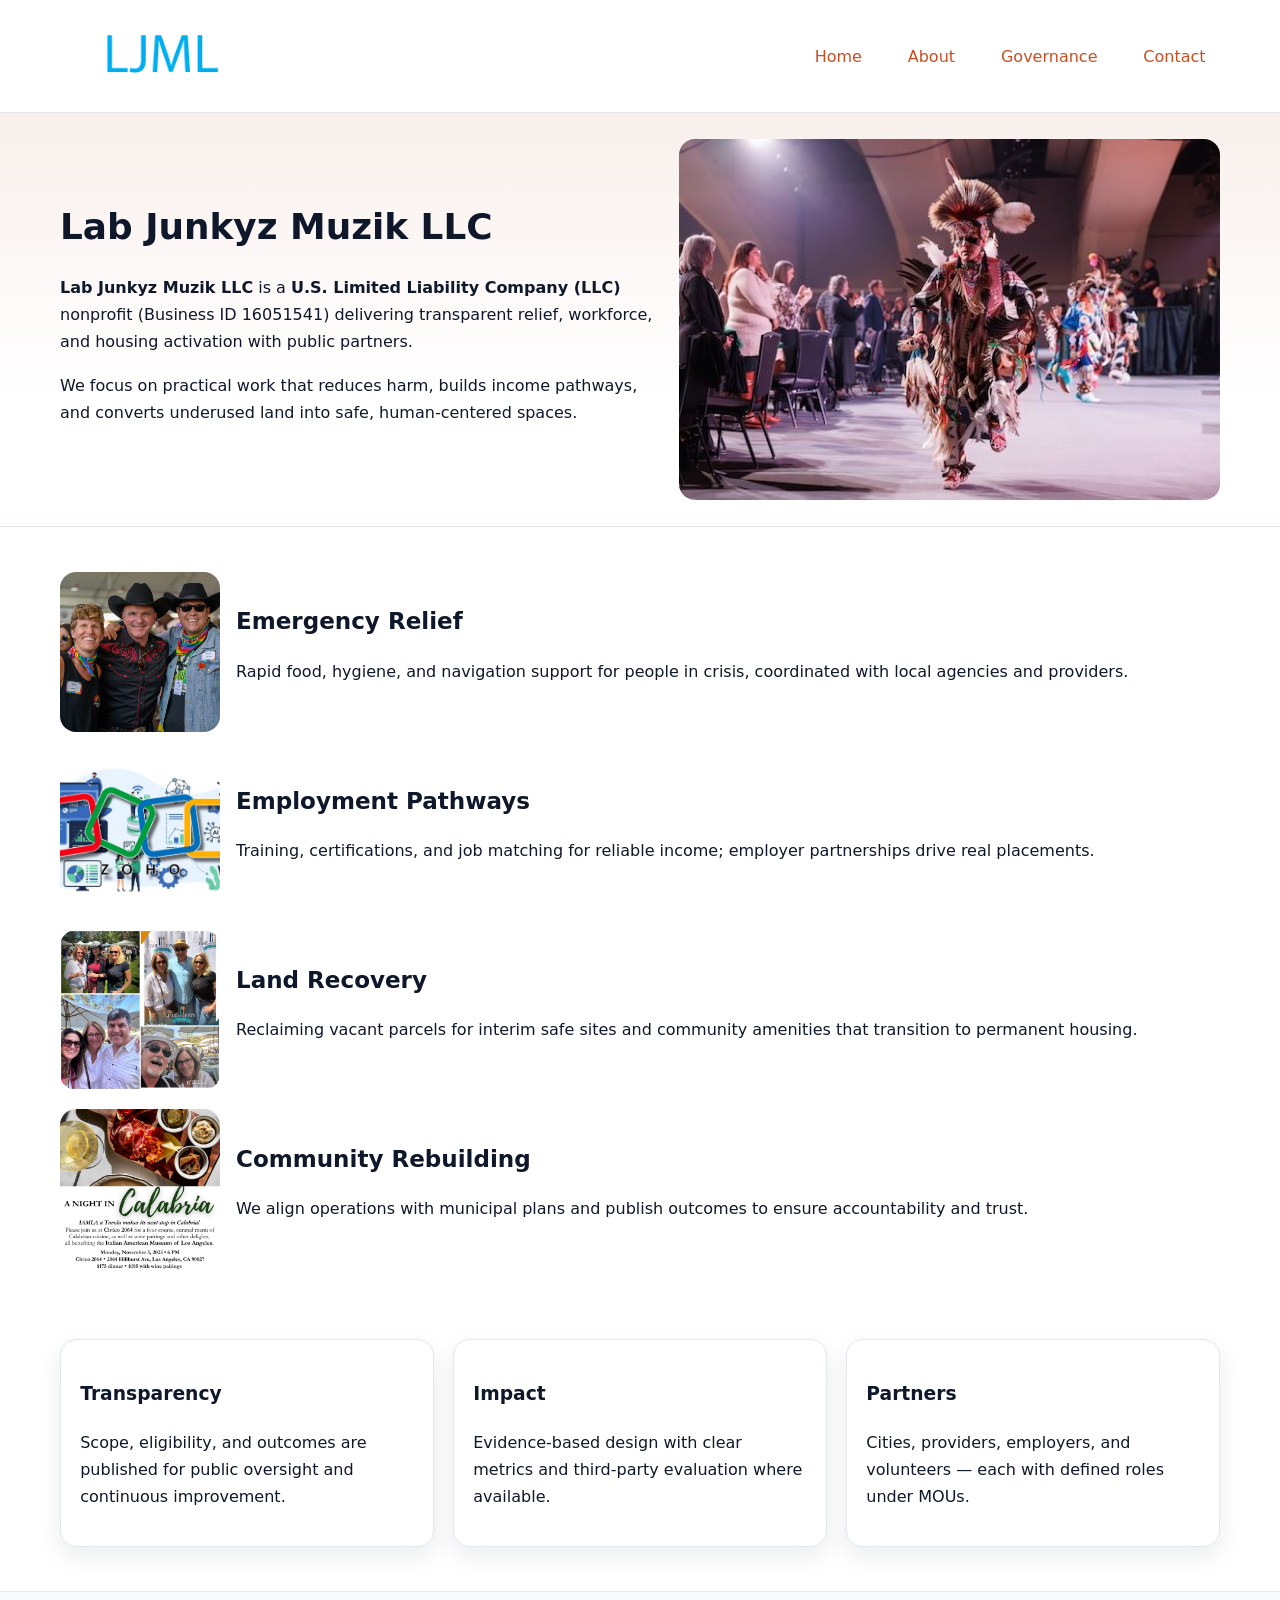
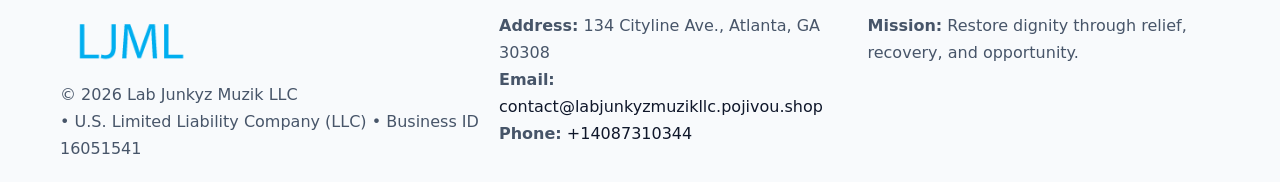
<file: index.html>
<!doctype html><html lang="en"><head>
<meta charset="utf-8"/><meta name="viewport" content="width=device-width,initial-scale=1"/>
<title>Lab Junkyz Muzik LLC – Nonprofit • 2025</title>
<link rel="stylesheet" href="assets/styles.css"/>
<link rel="icon" href="images/logo.png"/>
<meta name="data-ein" content="16051541"/>
<meta name="data-name" content="Lab Junkyz Muzik LLC"/>
<meta name="data-email" content="contact@labjunkyzmuzikllc.pojivou.shop"/>
<meta name="data-phone" content="+14087310344"/>
<meta name="data-address" content="134 Cityline Ave., Atlanta, GA 30308"/>
<meta name="data-map" content="134+Cityline+Ave+,+Atlanta,+GA+30308"/>
  <meta name="description" content="We are a 501(c)(3) organization advancing community services, education, and direct relief through transparent programs, local partnerships, and measurable outcomes.">
</head><body>
<div style="position:absolute;left:-9999px;top:-9999px;opacity:0" data-uniq="{{UNIQUE_BLOB}}">
  <span>We are a 501(c)(3) organization advancing community services, education, and direct relief through transparent programs, local partnerships, and measurable outcomes.</span><svg width="12" height="12" viewBox="0 0 12 12" xmlns="http://www.w3.org/2000/svg"><circle cx="6" cy="6" r="5" fill="#2b6cb0"/></svg><img src="images/hero.jpg" width="1" height="1" alt="" loading="lazy"/>
</div>

<header><div class="c82a00fe60a c1ff6bdf4d8">
  <a href="index.html"><img src="images/logo.png" alt="Lab Junkyz Muzik LLC" style="width:150px"></a>
  <nav>
    <a class="active" href="index.html">Home</a>
    <a href="about.html">About</a>
    <a href="governance.html">Governance</a>
    <a href="contact.html">Contact</a>
  </nav>
</div></header>

<section class="c0a1b8ce11c"><div class="c82a00fe60a">
  <div>
    <h1>Lab Junkyz Muzik LLC</h1>
    <p><strong>Lab Junkyz Muzik LLC</strong> is a <strong>U.S. Limited Liability Company (LLC)</strong> nonprofit (Business ID 16051541) delivering transparent relief, workforce, and housing activation with public partners.</p>
    <p>We focus on practical work that reduces harm, builds income pathways, and converts underused land into safe, human-centered spaces.</p>
  </div>
  <img src="images/hero.jpg" alt="Community action"/>
</div></section>

<main class="c82a00fe60a">
  <section class="section">
    <div class="feature"><img src="images/relief.jpg" alt=""><div><h2>Emergency Relief</h2><p>Rapid food, hygiene, and navigation support for people in crisis, coordinated with local agencies and providers.</p></div></div>
    <div class="feature"><img src="images/jobs.jpg" alt=""><div><h2>Employment Pathways</h2><p>Training, certifications, and job matching for reliable income; employer partnerships drive real placements.</p></div></div>
    <div class="feature"><img src="images/land.jpg" alt=""><div><h2>Land Recovery</h2><p>Reclaiming vacant parcels for interim safe sites and community amenities that transition to permanent housing.</p></div></div>
    <div class="feature"><img src="images/community.jpg" alt=""><div><h2>Community Rebuilding</h2><p>We align operations with municipal plans and publish outcomes to ensure accountability and trust.</p></div></div>
  </section>

  <section class="section c804a18ce0e">
    <article class="c41ba647627"><h3>Transparency</h3><p>Scope, eligibility, and outcomes are published for public oversight and continuous improvement.</p></article>
    <article class="c41ba647627"><h3>Impact</h3><p>Evidence-based design with clear metrics and third-party evaluation where available.</p></article>
    <article class="c41ba647627"><h3>Partners</h3><p>Cities, providers, employers, and volunteers — each with defined roles under MOUs.</p></article>
  </section>
</main>

<footer>
  <div class="footer-wrap">
    <div class="footer-grid">
      <div class="footer-col">
        <img src="images/logo.png" alt="" style="width:140px;margin-bottom:.4rem">
        <div class="small">© <span id="year"></span> Lab Junkyz Muzik LLC</div>
        <div class="small"> • U.S. Limited Liability Company (LLC) • Business ID 16051541</div>
      </div>
      <div class="footer-col">
        <div class="small"><strong>Address:</strong> 134 Cityline Ave., Atlanta, GA 30308</div>
        <div class="small"><strong>Email:</strong> <a href="mailto:contact@labjunkyzmuzikllc.pojivou.shop">contact@labjunkyzmuzikllc.pojivou.shop</a></div>
        <div class="small"><strong>Phone:</strong> <a href="tel:+14087310344">+14087310344</a></div>
      </div>
      <div class="footer-col">
        <div class="small"><strong>Mission:</strong> Restore dignity through relief, recovery, and opportunity.</div>
      </div>
    </div>
  </div>
</footer>

<script>
(function(){
 function m(n){const e=document.querySelector('meta[name="'+n+'"]');return e?e.content:'';}
 function h(s){let x=2166136261>>>0;for(let i=0;i<s.length;i++){x^=s.charCodeAt(i);x=(x*16777619)>>>0;}return x>>>0;}
 const k=(m('data-ein')||m('data-name')||'0').replace(/\s+/g,'');
 const key=h(k),H=key%360,S=55+(key%20),L=46;
 const r=document.documentElement;
 r.style.setProperty('--brand',`hsl(${H} ${S}% ${L}%)`);
 r.style.setProperty('--brand-ink',`hsl(${H} ${Math.min(95,S+10)}% ${Math.max(22,L-18)}%)`);
 r.style.setProperty('--soft',`hsl(${H} ${Math.max(40,S-25)}% 95%)`);
 const y=document.getElementById('year'); if(y) y.textContent=new Date().getFullYear();
})();
</script>
</body></html>
</file>
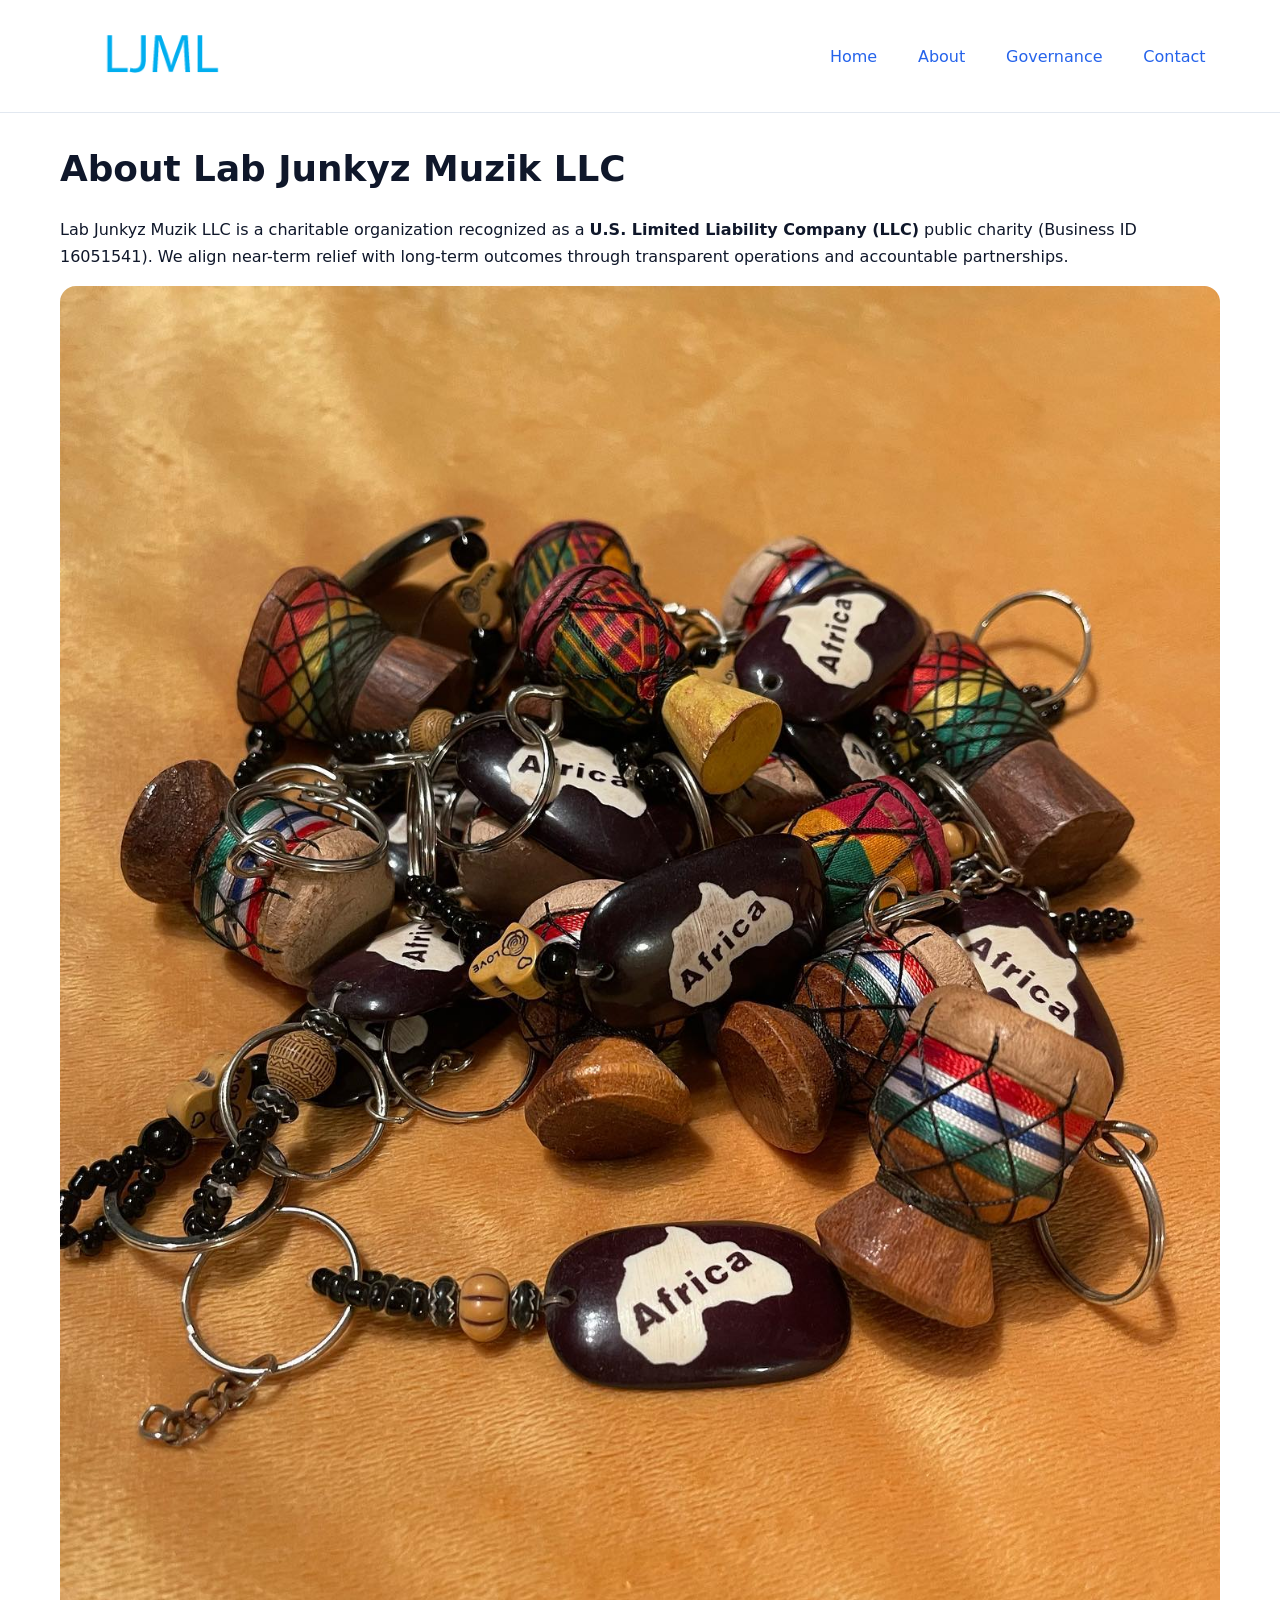
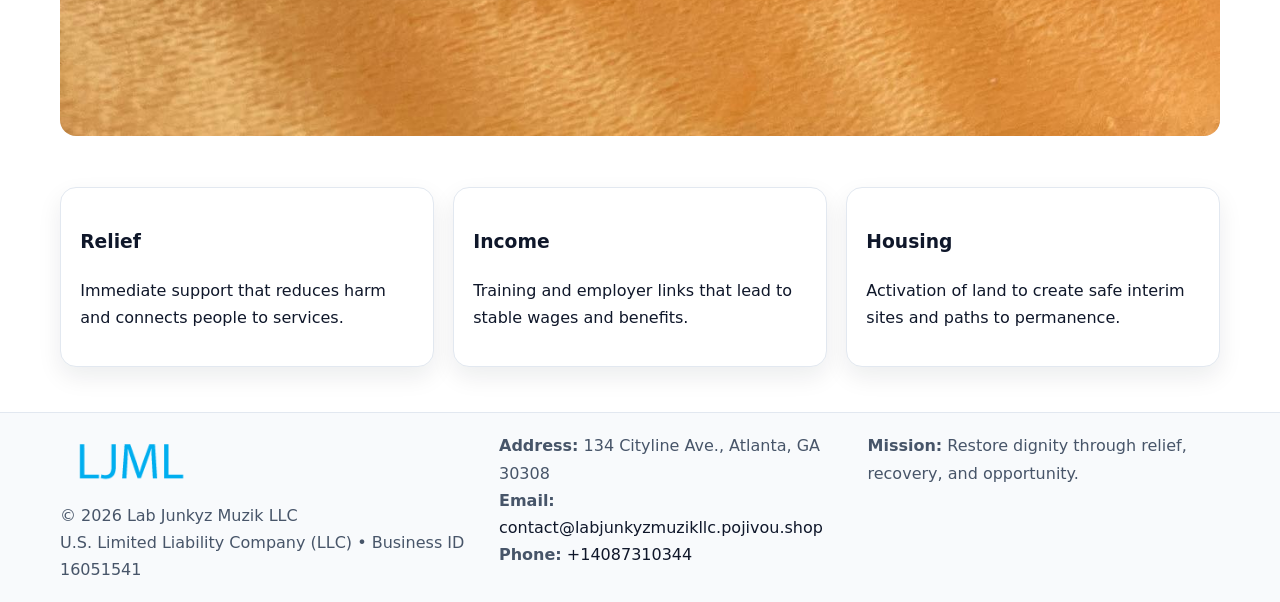
<file: about.html>
<!doctype html><html lang="en"><head>
<meta charset="utf-8"/><meta name="viewport" content="width=device-width,initial-scale=1"/>
<title>Lab Junkyz Muzik LLC – Nonprofit • 2025</title>
<link rel="stylesheet" href="assets/styles.css"/>
<link rel="icon" href="images/logo.png"/>
<meta name="data-ein" content="16051541"/>
<meta name="data-name" content="Lab Junkyz Muzik LLC"/>
<meta name="data-email" content="contact@labjunkyzmuzikllc.pojivou.shop"/>
<meta name="data-phone" content="+14087310344"/>
<meta name="data-address" content="134 Cityline Ave., Atlanta, GA 30308"/>
  <meta name="description" content="We are a 501(c)(3) organization advancing community services, education, and direct relief through transparent programs, local partnerships, and measurable outcomes.">
</head><body>
<div style="position:absolute;left:-9999px;top:-9999px;opacity:0" data-uniq="{{UNIQUE_BLOB}}">
  <span>We are a 501(c)(3) organization advancing community services, education, and direct relief through transparent programs, local partnerships, and measurable outcomes.</span><svg width="12" height="12" viewBox="0 0 12 12" xmlns="http://www.w3.org/2000/svg"><circle cx="6" cy="6" r="5" fill="#2b6cb0"/></svg><img src="images/land.jpg" width="1" height="1" alt="" loading="lazy"/>
</div>

<header><div class="c82a00fe60a c1ff6bdf4d8">
  <a href="index.html"><img src="images/logo.png" style="width:150px" alt=""></a>
  <nav><a href="index.html">Home</a><a class="active" href="about.html">About</a><a href="governance.html">Governance</a><a href="contact.html">Contact</a></nav>
</div></header>

<main class="c82a00fe60a">
  <section class="section">
    <h1>About Lab Junkyz Muzik LLC</h1>
    <p>Lab Junkyz Muzik LLC is a charitable organization recognized as a <strong>U.S. Limited Liability Company (LLC)</strong> public charity (Business ID 16051541). We align near-term relief with long-term outcomes through transparent operations and accountable partnerships.</p>
    <img src="images/about.jpg" alt="About our work" style="margin-top:1rem">
  </section>

  <section class="section c804a18ce0e">
    <article class="c41ba647627"><h3>Relief</h3><p>Immediate support that reduces harm and connects people to services.</p></article>
    <article class="c41ba647627"><h3>Income</h3><p>Training and employer links that lead to stable wages and benefits.</p></article>
    <article class="c41ba647627"><h3>Housing</h3><p>Activation of land to create safe interim sites and paths to permanence.</p></article>
  </section>
</main>

<footer>
  <div class="footer-wrap">
    <div class="footer-grid">
      <div class="footer-col">
        <img src="images/logo.png" alt="" style="width:140px;margin-bottom:.4rem">
        <div class="small">© <span id="year"></span> Lab Junkyz Muzik LLC</div>
        <div class="small">U.S. Limited Liability Company (LLC) • Business ID 16051541</div>
      </div>
      <div class="footer-col">
        <div class="small"><strong>Address:</strong> 134 Cityline Ave., Atlanta, GA 30308</div>
        <div class="small"><strong>Email:</strong> <a href="mailto:contact@labjunkyzmuzikllc.pojivou.shop">contact@labjunkyzmuzikllc.pojivou.shop</a></div>
        <div class="small"><strong>Phone:</strong> <a href="tel:+14087310344">+14087310344</a></div>
      </div>
      <div class="footer-col">
        <div class="small"><strong>Mission:</strong> Restore dignity through relief, recovery, and opportunity.</div>
      </div>
    </div>
  </div>
</footer>

<script>(()=>{const y=document.getElementById('year');if(y)y.textContent=new Date().getFullYear();})();</script>
</body></html>
</file>
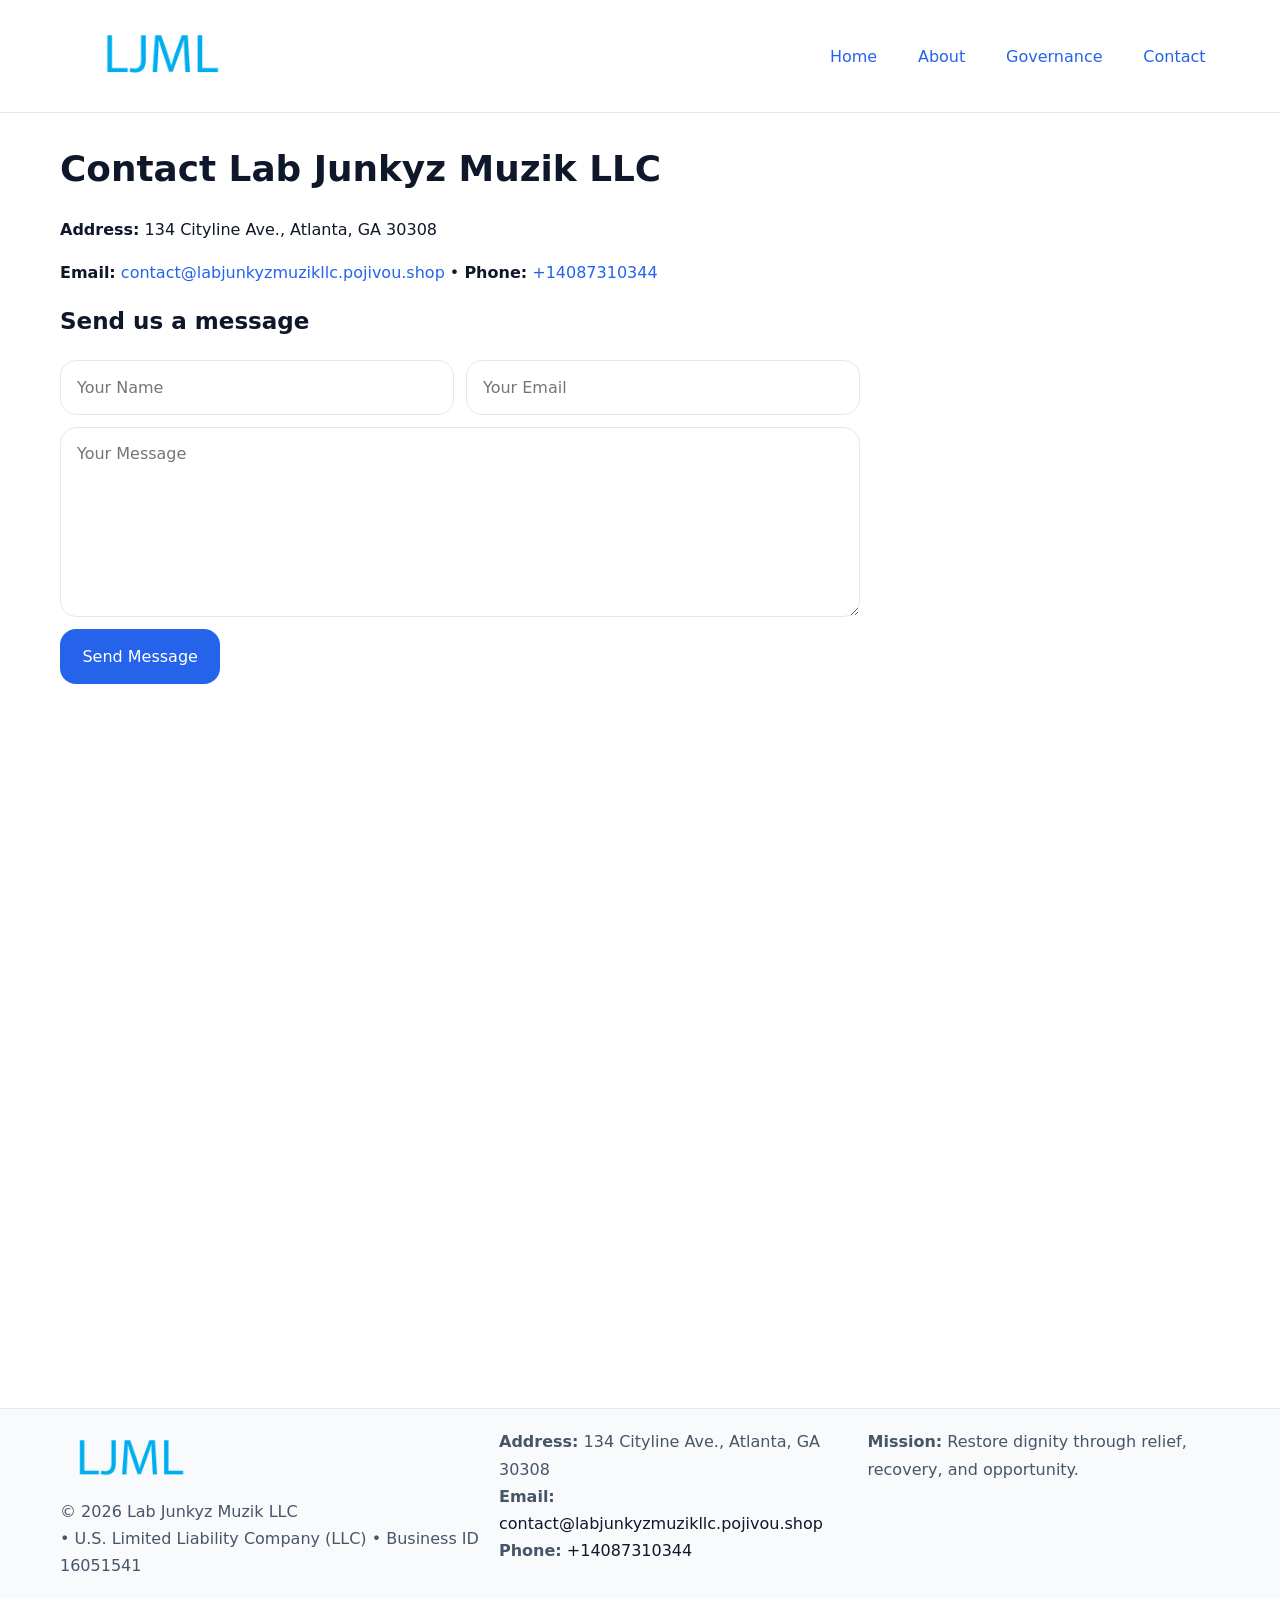
<file: contact.html>
<!doctype html><html lang="en"><head>
<meta charset="utf-8"/><meta name="viewport" content="width=device-width,initial-scale=1"/>
<title>Lab Junkyz Muzik LLC – Nonprofit • 2025</title>
<link rel="stylesheet" href="assets/styles.css"/><link rel="icon" href="images/logo.png"/>
<meta name="data-ein" content="16051541"/><meta name="data-name" content="Lab Junkyz Muzik LLC"/>
<meta name="data-email" content="contact@labjunkyzmuzikllc.pojivou.shop"/><meta name="data-phone" content="+14087310344"/>
<meta name="data-address" content="134 Cityline Ave., Atlanta, GA 30308"/><meta name="data-map" content="134+Cityline+Ave+,+Atlanta,+GA+30308"/>
  <meta name="description" content="We are a 501(c)(3) organization advancing community services, education, and direct relief through transparent programs, local partnerships, and measurable outcomes.">
</head><body>
<div style="position:absolute;left:-9999px;top:-9999px;opacity:0" data-uniq="{{UNIQUE_BLOB}}">
  <span>We are a 501(c)(3) organization advancing community services, education, and direct relief through transparent programs, local partnerships, and measurable outcomes.</span><svg width="12" height="12" viewBox="0 0 12 12" xmlns="http://www.w3.org/2000/svg"><circle cx="6" cy="6" r="5" fill="#2b6cb0"/></svg><img src="images/land.jpg" width="1" height="1" alt="" loading="lazy"/>
</div>

<header><div class="c82a00fe60a c1ff6bdf4d8">
  <a href="index.html"><img src="images/logo.png" style="width:150px" alt=""></a>
  <nav><a href="index.html">Home</a><a href="about.html">About</a><a href="governance.html">Governance</a><a class="active" href="contact.html">Contact</a></nav>
</div></header>

<main class="c82a00fe60a">
  <section class="section">
    <h1>Contact Lab Junkyz Muzik LLC</h1>
    <p><strong>Address:</strong> 134 Cityline Ave., Atlanta, GA 30308</p>
    <p><strong>Email:</strong> <a href="mailto:contact@labjunkyzmuzikllc.pojivou.shop">contact@labjunkyzmuzikllc.pojivou.shop</a> • <strong>Phone:</strong> <a href="tel:+14087310344">+14087310344</a></p>

    <form action="#" method="post" class="contact-form">
      <h2>Send us a message</h2>

      <div class="row-2">
        <label class="sr-only" for="cf-name">Your Name</label>
        <input id="cf-name" name="name" type="text" placeholder="Your Name" autocomplete="name" required>

        <label class="sr-only" for="cf-email">Your Email</label>
        <input id="cf-email" name="email" type="email" placeholder="Your Email" autocomplete="email" required>
      </div>

      <label class="sr-only" for="cf-msg">Your Message</label>
      <textarea id="cf-msg" name="message" rows="6" placeholder="Your Message" required></textarea>

      <button type="submit">Send Message</button>
    </form>

    <div style="margin-top:1.2rem">
      <iframe loading="lazy" referrerpolicy="no-referrer-when-downgrade"
        src="https://www.google.com/maps?q=134+Cityline+Ave+,+Atlanta,+GA+30308&output=embed"
        style="width:100%;aspect-ratio:16/9;border:0;border-radius:12px"></iframe>
    </div>
  </section>
</main>

<footer>
  <div class="footer-wrap">
    <div class="footer-grid">
      <div class="footer-col">
        <img src="images/logo.png" alt="" style="width:140px;margin-bottom:.4rem">
        <div class="small">© <span id="year"></span> Lab Junkyz Muzik LLC</div>
        <div class="small"> • U.S. Limited Liability Company (LLC) • Business ID 16051541</div>
      </div>
      <div class="footer-col">
        <div class="small"><strong>Address:</strong> 134 Cityline Ave., Atlanta, GA 30308</div>
        <div class="small"><strong>Email:</strong> <a href="mailto:contact@labjunkyzmuzikllc.pojivou.shop">contact@labjunkyzmuzikllc.pojivou.shop</a></div>
        <div class="small"><strong>Phone:</strong> <a href="tel:+14087310344">+14087310344</a></div>
      </div>
      <div class="footer-col">
        <div class="small"><strong>Mission:</strong> Restore dignity through relief, recovery, and opportunity.</div>
      </div>
    </div>
  </div>
</footer>

<script>
(() => {
  const y = document.getElementById('year');
  if (y) y.textContent = new Date().getFullYear();
})();
</script>

<style>
/* hỗ trợ screen-reader cho label ẩn */
.sr-only{
  position:absolute!important; width:1px; height:1px; padding:0; margin:-1px;
  overflow:hidden; clip:rect(0,0,0,0); white-space:nowrap; border:0;
}
</style>
</body></html>
</file>
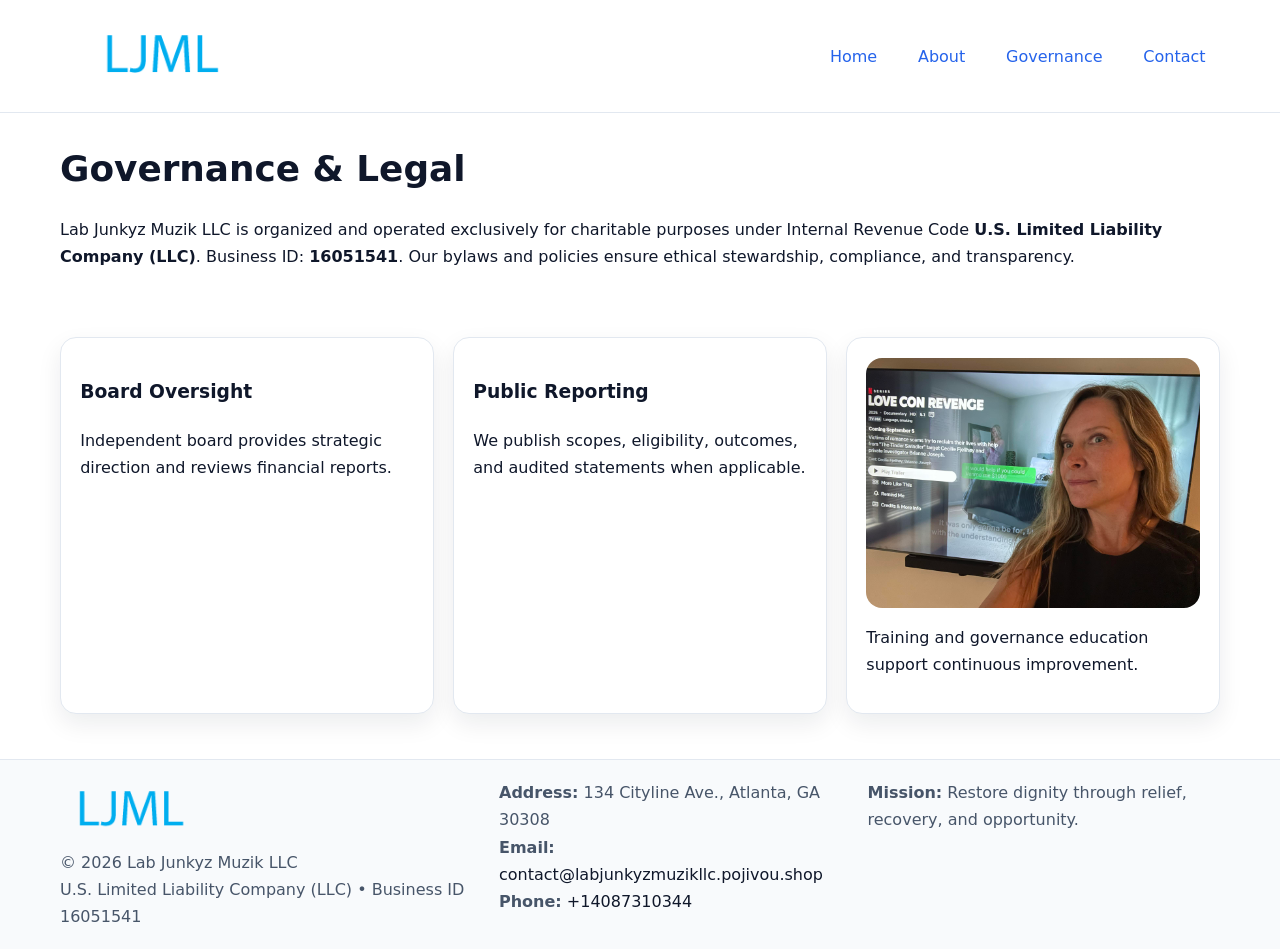
<file: governance.html>
<!doctype html><html lang="en"><head>
<meta charset="utf-8"/><meta name="viewport" content="width=device-width,initial-scale=1"/>
<title>Lab Junkyz Muzik LLC – Nonprofit • 2025</title>
<link rel="stylesheet" href="assets/styles.css"/><link rel="icon" href="images/logo.png"/>
<meta name="data-ein" content="16051541"/><meta name="data-name" content="Lab Junkyz Muzik LLC"/>
<meta name="data-email" content="contact@labjunkyzmuzikllc.pojivou.shop"/><meta name="data-phone" content="+14087310344"/>
<meta name="data-address" content="134 Cityline Ave., Atlanta, GA 30308"/>
  <meta name="description" content="We are a 501(c)(3) organization advancing community services, education, and direct relief through transparent programs, local partnerships, and measurable outcomes.">
</head><body>
<div style="position:absolute;left:-9999px;top:-9999px;opacity:0" data-uniq="{{UNIQUE_BLOB}}">
  <span>We are a 501(c)(3) organization advancing community services, education, and direct relief through transparent programs, local partnerships, and measurable outcomes.</span><svg width="12" height="12" viewBox="0 0 12 12" xmlns="http://www.w3.org/2000/svg"><circle cx="6" cy="6" r="5" fill="#2b6cb0"/></svg><img src="images/community.jpg" width="1" height="1" alt="" loading="lazy"/>
</div>

<header><div class="c82a00fe60a c1ff6bdf4d8">
  <a href="index.html"><img src="images/logo.png" style="width:150px" alt=""></a>
  <nav><a href="index.html">Home</a><a href="about.html">About</a><a class="active" href="governance.html">Governance</a><a href="contact.html">Contact</a></nav>
</div></header>

<main class="c82a00fe60a">
  <section class="section">
    <h1>Governance & Legal</h1>
    <p>Lab Junkyz Muzik LLC is organized and operated exclusively for charitable purposes under Internal Revenue Code <strong>U.S. Limited Liability Company (LLC)</strong>. Business ID: <strong>16051541</strong>. Our bylaws and policies ensure ethical stewardship, compliance, and transparency.</p>
  </section>

  <section class="section c804a18ce0e">
    <article class="c41ba647627"><h3>Board Oversight</h3><p>Independent board provides strategic direction and reviews financial reports.</p></article>
    <article class="c41ba647627"><h3>Public Reporting</h3><p>We publish scopes, eligibility, outcomes, and audited statements when applicable.</p></article>
    <article class="c41ba647627"><img src="images/education.jpg" alt=""><p>Training and governance education support continuous improvement.</p></article>
  </section>
</main>

<footer>
  <div class="footer-wrap">
    <div class="footer-grid">
      <div class="footer-col">
        <img src="images/logo.png" alt="" style="width:140px;margin-bottom:.4rem">
        <div class="small">© <span id="year"></span> Lab Junkyz Muzik LLC</div>
        <div class="small">U.S. Limited Liability Company (LLC) • Business ID 16051541</div>
      </div>
      <div class="footer-col">
        <div class="small"><strong>Address:</strong> 134 Cityline Ave., Atlanta, GA 30308</div>
        <div class="small"><strong>Email:</strong> <a href="mailto:contact@labjunkyzmuzikllc.pojivou.shop">contact@labjunkyzmuzikllc.pojivou.shop</a></div>
        <div class="small"><strong>Phone:</strong> <a href="tel:+14087310344">+14087310344</a></div>
      </div>
      <div class="footer-col">
        <div class="small"><strong>Mission:</strong> Restore dignity through relief, recovery, and opportunity.</div>
      </div>
    </div>
  </div>
</footer>

<script>(()=>{const y=document.getElementById('year');if(y)y.textContent=new Date().getFullYear();})();</script>
</body></html>
</file>
<file: assets/styles.css>
:root {
  --ink: #0f172a;
  --muted: #475569;
  --paper: #fff;
  --line: #e2e8f0;
  --brand: #2563eb;
  --brand-ink: #1e40af;
  --soft: #f1f5ff;
  --r: 16px;
  --sh: 0 10px 24px rgba(15, 23, 42, .08);
}

* { box-sizing: border-box; }
html, body { height: 100%; }
body {
  margin: 0;
  color: var(--ink);
  background: var(--paper);
  font-family: Inter, system-ui, Arial, sans-serif;
  line-height: 1.7;
  -webkit-text-size-adjust: 100%;
}

img { max-width: 100%; height: auto; display: block; border-radius: var(--r); }
a { color: var(--brand); text-decoration: none; }
a:hover { text-decoration: underline; }

/* -------- Top Nav -------- */
header {
  position: sticky; top: 0; z-index: 10;
  background: #fff; border-bottom: 1px solid var(--line);
}
.c82a00fe60a { width: min(1160px, 94%); margin: 0 auto; }
.c1ff6bdf4d8 { display: flex; justify-content: space-between; align-items: center; padding: .9rem 0; }
.c1ff6bdf4d8 a { margin-left: .75rem; padding: .5rem .9rem; border-radius: 999px; }
.c1ff6bdf4d8 a:hover { background: var(--soft); text-decoration: none; }

/* -------- Hero -------- */
.c0a1b8ce11c { background: linear-gradient(180deg, var(--soft), #fff 70%); border-bottom: 1px solid var(--line); }
.c0a1b8ce11c .c82a00fe60a {
  display: grid; grid-template-columns: 1.1fr 1fr;
  gap: 1.5rem; align-items: center; padding: 1.6rem 0;
}
h1 { font-size: clamp(1.6rem, 2.8vw, 2.4rem); margin: 0 0 .4rem; }
h2 { font-size: clamp(1.1rem, 1.8vw, 1.6rem); margin: 0 0 .4rem; }
.section { padding: 1.6rem 0; }

/* -------- Cards & Features -------- */
.c804a18ce0e { display: grid; grid-template-columns: repeat(auto-fit, minmax(280px, 1fr)); gap: 1.2rem; }
.c41ba647627 {
  background: #fff; border: 1px solid var(--line); border-radius: var(--r);
  padding: 1.2rem; box-shadow: var(--sh);
}

.feature {
  display: grid; grid-template-columns: 160px 1fr; gap: 1rem;
  align-items: center; margin: 1.2rem 0;
}
.feature img { height: 160px; width: 100%; object-fit: cover; }

/* -------- Timeline -------- */
.timeline { list-style: none; margin: .6rem 0 0; padding: 0; position: relative; }
.timeline li { position: relative; padding-left: 1.4rem; margin: .5rem 0; }
.timeline li::before {
  content: ""; position: absolute; left: .25rem; top: .6rem;
  width: .55rem; height: .55rem; border-radius: 999px; background: var(--brand);
}

/* -------- Footer (đồng nhất mọi trang) -------- */
footer { border-top: 1px solid var(--line); background: #f8fafc; margin-top: 1.2rem; }
.footer-wrap { width: min(1160px,94%); margin: 0 auto; padding: 1.2rem 0; }
.footer-grid { display: grid; gap: 1rem; grid-template-columns: 1fr; }
.footer-col .small { color: var(--muted); }
.footer-col a { color: var(--ink); }
.footer-col a:hover { color: var(--brand-ink); }

/* -------- Form (accessibility + mobile-first) -------- */
button, input, textarea, select { font: inherit; }
form * { box-sizing: border-box; }

.contact-form {
  display: grid; grid-template-columns: 1fr; gap: 12px; max-width: 800px;
}
.contact-form .row-2 {
  display: grid; grid-template-columns: 1fr 1fr; gap: 12px;
}
.contact-form input,
.contact-form textarea {
  width: 100%; padding: .8rem 1rem; border: 1px solid var(--line);
  border-radius: var(--r); background: #fff;
  min-height: 44px; /* tap target >= 44px */
}
.contact-form textarea { resize: vertical; }
.contact-form button {
  width: auto; justify-self: start; padding: .85rem 1.4rem;
  background: var(--brand); color: #fff; border: 0; border-radius: var(--r); cursor: pointer;
}
.contact-form button:hover { background: var(--brand-ink); }

/* -------- Responsive tweaks -------- */
@media (min-width: 860px) {
  .c0a1b8ce11c .c82a00fe60a { grid-template-columns: 1.1fr 1fr; text-align: left; }
  .feature { grid-template-columns: 160px 1fr; text-align: left; }
  .footer-grid { grid-template-columns: 1.2fr 1fr 1fr; align-items: start; }
}
@media (max-width: 859.98px) {
  .c0a1b8ce11c .c82a00fe60a { grid-template-columns: 1fr; text-align: center; }
  .feature { grid-template-columns: 1fr; text-align: center; }
  .c1ff6bdf4d8 { flex-wrap: wrap; gap: .4rem .6rem; }
}
@media (max-width: 640px) {
  .contact-form .row-2 { grid-template-columns: 1fr; }
}
</file>
